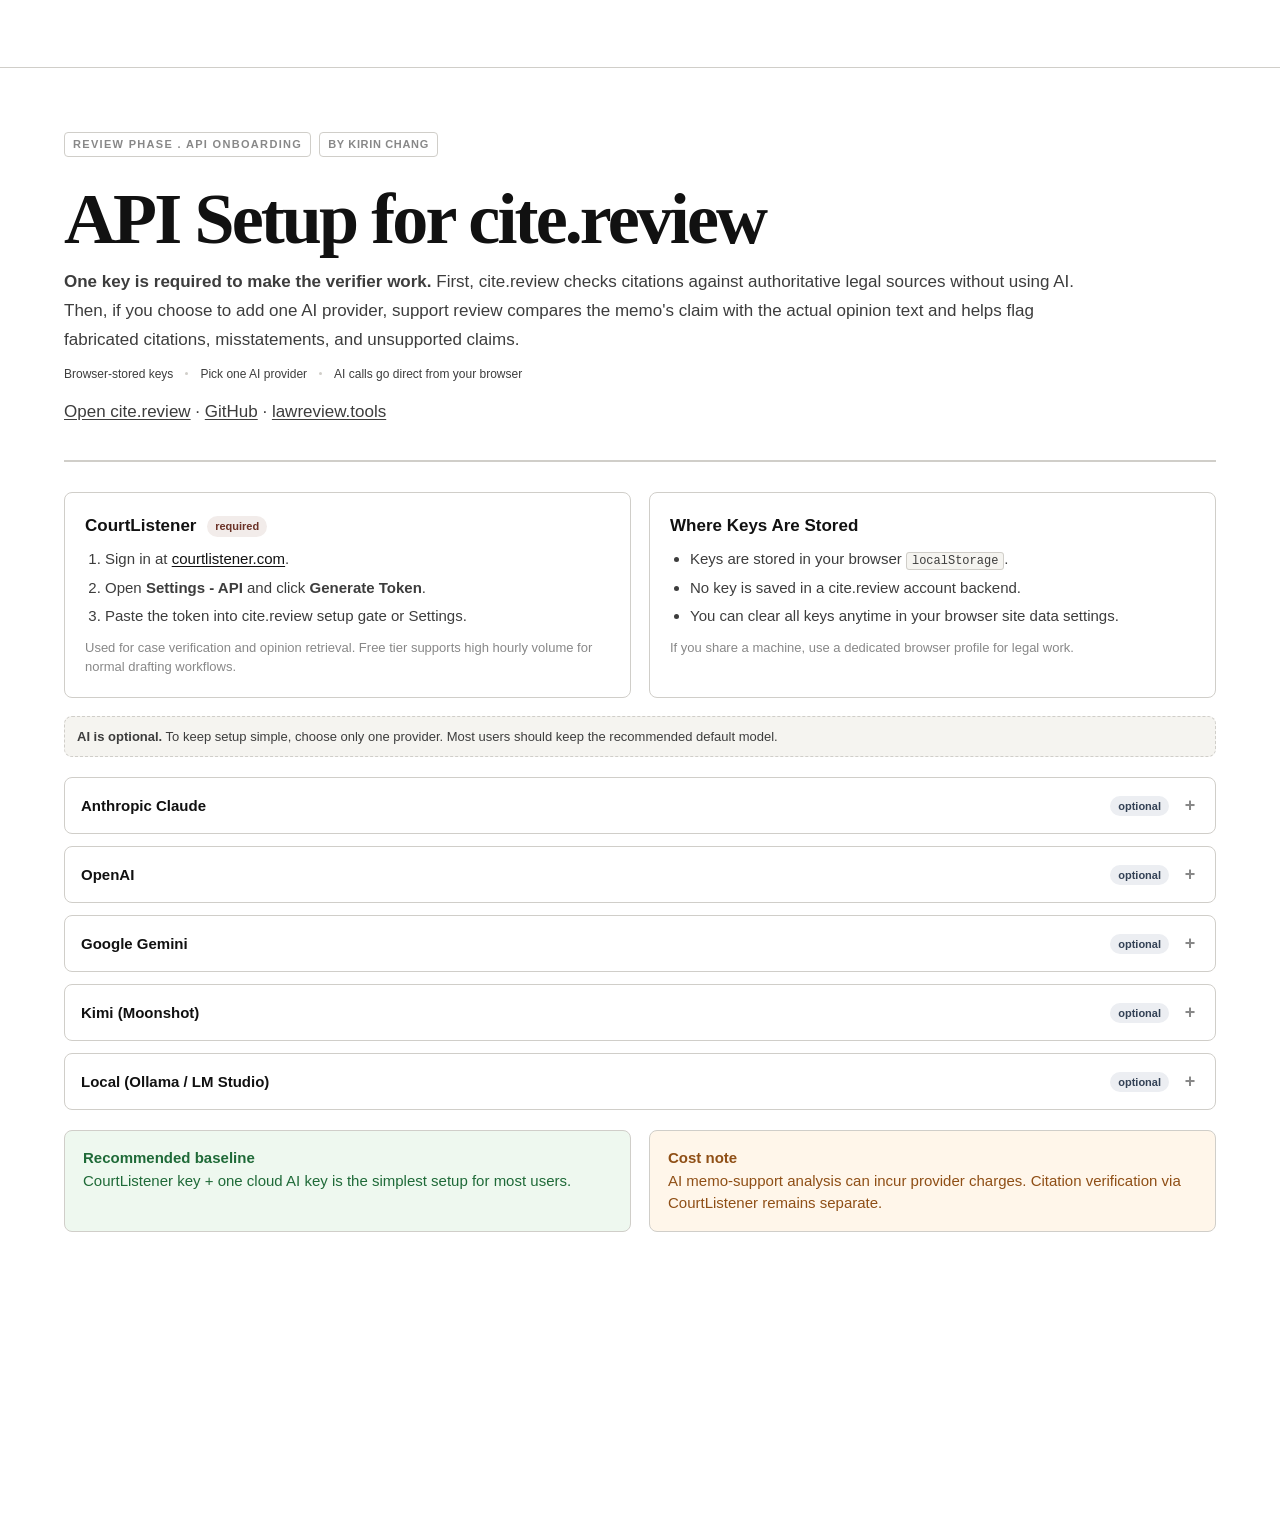
<file: api-setup.html>
<!doctype html>
<html lang="en">
<head>
<meta charset="UTF-8">
<meta name="viewport" content="width=device-width, initial-scale=1.0">
<title>cite.review API Setup Guide — How to Get Your Free Keys</title>
<meta name="description" content="Step-by-step guide to set up cite.review. Get a free CourtListener API key and optionally add one AI provider. No payment required. Takes under five minutes.">
<link rel="canonical" href="https://cite.review/api-setup.html">
<!-- Favicon: § symbol, white on black -->
<link rel="icon" type="image/svg+xml" href="./favicon.svg">
<!-- Open Graph -->
<meta property="og:type" content="website">
<meta property="og:url" content="https://cite.review/api-setup.html">
<meta property="og:site_name" content="cite.review">
<meta property="og:title" content="cite.review API Setup Guide — How to Get Your Free Keys">
<meta property="og:description" content="Step-by-step guide to set up cite.review. Get a free CourtListener API key and optionally add one AI provider. No payment required.">
<meta property="og:image" content="https://cite.review/og-image.png">
<meta property="og:image:width" content="1200">
<meta property="og:image:height" content="630">
<meta property="og:image:alt" content="cite.review — Citation Verification for Lawyers">
<!-- Twitter / X Card -->
<meta name="twitter:card" content="summary_large_image">
<meta name="twitter:title" content="cite.review API Setup Guide">
<meta name="twitter:description" content="Step-by-step guide to set up cite.review. Free CourtListener key required. AI optional.">
<meta name="twitter:image" content="https://cite.review/og-image.png">
<meta http-equiv="Content-Security-Policy" content="default-src 'self'; base-uri 'self'; frame-ancestors 'none'; form-action 'self'; script-src 'self' 'unsafe-inline' 'unsafe-eval' https://esm.sh https://www.googletagmanager.com; style-src 'self' 'unsafe-inline' https://fonts.googleapis.com; font-src 'self' https://fonts.gstatic.com data:; img-src 'self' data: blob: https:; connect-src 'self' https://www.courtlistener.com https://api.anthropic.com https://api.openai.com https://generativelanguage.googleapis.com https://api.moonshot.cn https://www.google-analytics.com https://region1.google-analytics.com https://www.googletagmanager.com http://localhost:* http://127.0.0.1:*; worker-src 'self' blob:; object-src 'none';">
<link rel="preconnect" href="https://fonts.googleapis.com">
<link rel="preconnect" href="https://fonts.gstatic.com" crossorigin>
<link href="https://fonts.googleapis.com/css2?family=Source+Serif+4:opsz,wght@8..60,400;8..60,600&family=IBM+Plex+Sans:wght@300;400;500;600&family=JetBrains+Mono:wght@400;500&display=swap" rel="stylesheet">
<script src="./analytics.js"></script>
<style>
  :root {
    --bg: #ffffff;
    --bg-alt: #f5f4f0;
    --bg-card: #ffffff;
    --text: #111111;
    --text-muted: #3d3d3d;
    --text-subtle: #888888;
    --border: #d0cec9;
    --surface: #ffffff;
    --surface2: #f5f4f0;
    --text2: #3d3d3d;
    --text-faint: #888888;
    --accent: #111111;
    --ok-bg: #eef8ef;
    --ok-text: #1f6a38;
    --warn-bg: #fff6ea;
    --warn-text: #8f4f16;
    --font-serif: 'Source Serif 4', Georgia, 'Times New Roman', serif;
    --font-sans: 'IBM Plex Sans', -apple-system, BlinkMacSystemFont, 'Segoe UI', sans-serif;
    --font-mono: 'JetBrains Mono', 'Fira Code', monospace;
    --radius: 8px;
  }

  [data-theme="dark"] {
    --bg: #111111;
    --bg-alt: #1a1a1a;
    --bg-card: #1e1e1e;
    --text: #eeeeee;
    --text-muted: #aaaaaa;
    --text-subtle: #777777;
    --border: #333333;
    --surface: #1e1e1e;
    --surface2: #1a1a1a;
    --text2: #aaaaaa;
    --text-faint: #777777;
    --accent: #eeeeee;
    --ok-bg: #12301f;
    --ok-text: #9ae6b4;
    --warn-bg: #2a1f14;
    --warn-text: #f7c88f;
  }

  html {
    scroll-behavior: smooth;
    -webkit-font-smoothing: antialiased;
    -moz-osx-font-smoothing: grayscale;
  }
  a { color: inherit; text-decoration: none; }
  .page-main { padding: 64px 0 120px; }

  .hero {
    position: relative;
    margin-bottom: 0;
  }
  .hero-kicker-row {
    display: flex;
    flex-wrap: wrap;
    align-items: center;
    gap: 8px;
    margin-bottom: 14px;
  }
  .hero-kicker {
    margin-bottom: 0;
  }
  .hero-kicker.byline-kicker a {
    color: inherit;
    text-decoration: none;
  }
  .hero-kicker.byline-kicker a:hover {
    text-decoration: underline;
    text-underline-offset: 2px;
  }
  .hero-header {
    display: flex;
    align-items: flex-start;
    justify-content: space-between;
    gap: 12px;
    margin-bottom: 14px;
  }
  .kicker {
    display: inline-block;
    font-size: 11px;
    font-weight: 600;
    font-family: var(--font-sans);
    letter-spacing: 0.12em;
    text-transform: uppercase;
    color: var(--text-subtle);
    border: 1px solid var(--border);
    border-radius: 4px;
    padding: 3px 8px;
    margin-bottom: 14px;
  }
  .hero-kicker.byline-kicker {
    letter-spacing: 0.06em;
    text-transform: none;
    font-weight: 600;
  }
  h1 {
    font-family: var(--font-serif);
    font-size: clamp(40px, 6vw, 72px);
    font-weight: 600;
    letter-spacing: -0.04em;
    line-height: 0.95;
    margin-bottom: 0;
  }
  .hero p { color: var(--text2); font-size: 17px; max-width: 1040px; line-height: 1.72; }
  .hero-links {
    margin-top: 8px;
    font-size: 13px;
    color: var(--text-muted);
    line-height: 1.6;
  }
  .hero-links a {
    color: var(--text-muted);
    text-decoration: underline;
    text-underline-offset: 2px;
  }
  .trust-signals {
    margin-top: 10px;
    padding: 0;
    list-style: none;
    display: flex;
    align-items: center;
    column-gap: 12px;
    row-gap: 4px;
    flex-wrap: wrap;
    font-size: 12px;
    color: var(--text-subtle);
  }
  .trust-signals li {
    display: inline-flex;
    align-items: center;
  }
  .trust-signals li + li::before {
    content: '';
    width: 3px;
    height: 3px;
    border-radius: 999px;
    background: var(--border);
    margin-right: 12px;
  }
  .grid {
    display: grid;
    grid-template-columns: 1fr 1fr;
    gap: 18px;
    margin-bottom: 18px;
  }
  .card {
    background: var(--surface);
    border: 1px solid var(--border);
    border-radius: 8px;
    padding: 20px;
  }
  .card h2 {
    font-size: 17px;
    margin-bottom: 10px;
  }
  .tag {
    display: inline-block;
    border-radius: 100px;
    padding: 2px 8px;
    font-size: 11px;
    margin-left: 6px;
    vertical-align: middle;
  }
  .required { background: #f2ecea; color: #6b3227; }
  .optional { background: #eceef2; color: #334155; }

  ol, ul { padding-left: 20px; }
  li { margin-bottom: 6px; color: var(--text-muted); }
  .card a, .provider a { color: var(--text); text-decoration: underline; text-underline-offset: 2px; }
  code {
    font-family: var(--font-mono);
    font-size: 12px;
    background: var(--bg-alt);
    border: 1px solid var(--border);
    border-radius: 3px;
    padding: 1px 5px;
  }

  .provider-list {
    display: grid;
    gap: 12px;
    margin-bottom: 20px;
  }
  .provider {
    background: var(--surface);
    border: 1px solid var(--border);
    border-radius: 8px;
    padding: 18px 20px;
  }
  .provider h3 { font-size: 16px; margin-bottom: 8px; }
  .provider-select-note {
    border: 1px dashed var(--border);
    border-radius: 8px;
    padding: 10px 12px;
    font-size: 13px;
    color: var(--text2);
    background: var(--surface2);
    margin-bottom: 8px;
  }
  .provider-accordion {
    border: 1px solid var(--border);
    border-radius: 8px;
    background: var(--surface);
    overflow: hidden;
  }
  .provider-accordion summary {
    list-style: none;
    cursor: pointer;
    display: grid;
    grid-template-columns: minmax(0, 1fr) auto auto;
    align-items: center;
    gap: 12px;
    padding: 14px 16px;
    font-size: 15px;
    font-weight: 600;
  }
  .provider-accordion summary::-webkit-details-marker { display: none; }
  .provider-accordion summary .tag {
    margin-left: 0;
  }
  .provider-accordion summary::after {
    content: '+';
    font-size: 18px;
    color: var(--text-subtle);
    width: 18px;
    text-align: center;
  }
  .provider-accordion[open] summary::after { content: '−'; }
  .provider-accordion .provider {
    border: none;
    border-top: 1px solid var(--border);
    border-radius: 0;
    margin: 0;
    padding-top: 14px;
  }
  .hint {
    font-size: 13px;
    color: var(--text-subtle);
    margin-top: 10px;
  }

  .notes {
    display: grid;
    grid-template-columns: 1fr 1fr;
    gap: 18px;
  }
  .note {
    border-radius: 8px;
    padding: 16px 18px;
    border: 1px solid var(--border);
  }
  .note.ok {
    background: var(--ok-bg);
    color: var(--ok-text);
  }
  .note.warn {
    background: var(--warn-bg);
    color: var(--warn-text);
  }

  @media (max-width: 640px) {
    .card, .provider, .note { padding: 16px; }
  }

  @media (max-width: 780px) {
    .grid, .notes { grid-template-columns: 1fr; }
  }
  @media (max-width: 600px) {
    .page-main { padding: 44px 0 84px; }
    .hero p { font-size: 15px; }
    .hero-kicker-row { gap: 6px; }
    .trust-signals { font-size: 11px; column-gap: 10px; }
    .trust-signals li + li::before { margin-right: 10px; }
  }
</style>
<link rel="stylesheet" href="./shared-shell.css">
</head>
<body>
<nav id="lrt-nav" aria-label="lawreview.tools"></nav>

<main class="page-main">
  <div class="container">
  <section class="hero">
    <div class="hero-kicker-row">
      <span class="kicker hero-kicker">Review Phase . API Onboarding</span>
      <span class="kicker hero-kicker byline-kicker"><a href="https://kirinchang.com/" target="_blank" rel="noopener">BY KIRIN CHANG</a></span>
    </div>
    <div class="hero-header">
      <h1>API Setup for cite.review</h1>
    </div>
    <p><strong>One key is required to make the verifier work.</strong> First, cite.review checks citations against authoritative legal sources without using AI. Then, if you choose to add one AI provider, support review compares the memo's claim with the actual opinion text and helps flag fabricated citations, misstatements, and unsupported claims.</p>
    <ul class="trust-signals" aria-label="Setup principles">
      <li>Browser-stored keys</li>
      <li>Pick one AI provider</li>
      <li>AI calls go direct from your browser</li>
    </ul>
    <p class="hero-links"><a href="./index.html">Open cite.review</a> · <a href="https://github.com/kirinccchang/citereview" target="_blank" rel="noopener">GitHub</a> · <a href="https://lawreview.tools/" target="_blank" rel="noopener">lawreview.tools</a></p>
  </section>

  <div class="section-divider"></div>

  <section class="grid">
    <article class="card">
      <h2>CourtListener <span class="tag required">required</span></h2>
      <ol>
        <li>Sign in at <a href="https://www.courtlistener.com/sign-in/" target="_blank" rel="noopener">courtlistener.com</a>.</li>
        <li>Open <strong>Settings - API</strong> and click <strong>Generate Token</strong>.</li>
        <li>Paste the token into cite.review setup gate or Settings.</li>
      </ol>
      <p class="hint">Used for case verification and opinion retrieval. Free tier supports high hourly volume for normal drafting workflows.</p>
    </article>

    <article class="card">
      <h2>Where Keys Are Stored</h2>
      <ul>
        <li>Keys are stored in your browser <code>localStorage</code>.</li>
        <li>No key is saved in a cite.review account backend.</li>
        <li>You can clear all keys anytime in your browser site data settings.</li>
      </ul>
      <p class="hint">If you share a machine, use a dedicated browser profile for legal work.</p>
    </article>
  </section>

  <section class="provider-list">
    <div class="provider-select-note"><strong>AI is optional.</strong> To keep setup simple, choose only one provider. Most users should keep the recommended default model.</div>

    <details class="provider-accordion">
      <summary><span>Anthropic Claude</span><span class="tag optional">optional</span></summary>
      <article class="provider">
        <ol>
          <li>Go to <a href="https://platform.claude.com/settings/keys" target="_blank" rel="noopener">platform.claude.com/settings/keys</a>.</li>
          <li>Create a new API key.</li>
          <li>Copy the key and paste it in Settings - AI Provider.</li>
          <li>Recommended default: <code>claude-haiku-4-5-20251001</code>.</li>
        </ol>
        <p class="hint">Recommended for most users: fast, strong, and simple.</p>
      </article>
    </details>

    <details class="provider-accordion">
      <summary><span>OpenAI</span><span class="tag optional">optional</span></summary>
      <article class="provider">
        <ol>
          <li>Go to <a href="https://platform.openai.com/api-keys" target="_blank" rel="noopener">platform.openai.com/api-keys</a>.</li>
          <li>Click <strong>Create new secret key</strong>.</li>
          <li>Copy the key and paste it in Settings - AI Provider.</li>
          <li>Recommended default: <code>gpt-4.1-mini</code>.</li>
        </ol>
        <p class="hint">Simple choice for most users. Switch to a stronger model only if you want to trade speed and cost for more headroom.</p>
      </article>
    </details>

    <details class="provider-accordion">
      <summary><span>Google Gemini</span><span class="tag optional">optional</span></summary>
      <article class="provider">
        <ol>
          <li>Go to <a href="https://aistudio.google.com/app/apikey" target="_blank" rel="noopener">aistudio.google.com/app/apikey</a>.</li>
          <li>Click <strong>Get API key</strong> and create a key.</li>
          <li>Copy the key and paste it in Settings - AI Provider.</li>
          <li>Recommended default: <code>gemini-2.5-flash</code>.</li>
        </ol>
        <p class="hint">Gemini 2.0 Flash is deprecated. For this tool, keep 2.5 Flash unless you specifically want the stronger 2.5 Pro model.</p>
      </article>
    </details>

    <details class="provider-accordion">
      <summary><span>Kimi (Moonshot)</span><span class="tag optional">optional</span></summary>
      <article class="provider">
        <ol>
          <li>Go to <a href="https://platform.kimi.com/console/api-keys" target="_blank" rel="noopener">platform.kimi.com/console/api-keys</a>.</li>
          <li>Create an API key.</li>
          <li>Copy the key and paste it in Settings - AI Provider.</li>
          <li>Recommended default: <code>kimi-k2.6</code>.</li>
        </ol>
        <p class="hint">Kimi's current platform highlights the K2 family. Keep K2.6 unless you specifically prefer K2.5.</p>
      </article>
    </details>

    <details class="provider-accordion">
      <summary><span>Local (Ollama / LM Studio)</span><span class="tag optional">optional</span></summary>
      <article class="provider">
        <div style="background:#fff3cd;border:1px solid #f0ad4e;border-radius:6px;padding:10px 14px;font-size:13px;line-height:1.55;color:#7a4f00;margin-bottom:16px">
          <strong>⚠️ Model quality matters enormously for legal work.</strong><br>
          Small models that fit on a standard MacBook Air (≤16 GB RAM, 3B–7B parameters) perform <em>very poorly</em> at legal citation analysis — expect frequent hallucinations and missed errors. For reliable results you need ≥32B parameters, which require high-end workstation hardware. If you don't have that hardware, use a cloud provider instead.
        </div>
        <p style="font-size:13.5px;font-weight:600;margin-bottom:10px">Option A — LM Studio <span style="font-weight:400;color:var(--text-subtle)">(recommended for Mac)</span></p>
        <ol>
          <li>Download <a href="https://lmstudio.ai" target="_blank" rel="noopener">LM Studio</a> and open it.</li>
          <li>Click the search icon and download your model:<br>
            <span style="font-size:12px;color:var(--text-subtle)">
              • <strong>8 GB RAM:</strong> <code>qwen2.5-3b-instruct-mlx</code> or <code>llama-3.2-3b-instruct-mlx</code> (~2 GB)<br>
              • <strong>16 GB RAM:</strong> <code>gemma-4-e4b-it-mlx</code> or <code>qwen3-14b-mlx</code><br>
              Download the MLX version (Apple Silicon only — 2–3× faster than Ollama)
            </span>
          </li>
          <li>In the left sidebar, click <strong>Developer</strong> → toggle <strong>Enable local server</strong> on.</li>
          <li>Note the server address (usually <code>http://127.0.0.1:1234/v1</code>).</li>
          <li>In cite.review Settings: set <strong>Base URL</strong> to <code>http://127.0.0.1:1234/v1</code>, leave API Key blank.</li>
          <li>Set <strong>Model name</strong> to the exact identifier shown in LM Studio's server tab (e.g. <code>qwen2.5-3b-instruct-mlx</code>).</li>
        </ol>
        <p style="font-size:13.5px;font-weight:600;margin:14px 0 10px">Option B — Ollama <span style="font-weight:400;color:var(--text-subtle)">(Windows / Linux / Mac)</span></p>
        <ol>
          <li>Download <a href="https://ollama.com" target="_blank" rel="noopener">Ollama</a> and install it.</li>
          <li>Open Terminal and pull your model:<br>
            <span style="font-size:12px;color:var(--text-subtle)">
              • <strong>8 GB RAM:</strong> <code>ollama pull gemma4:e4b</code><br>
              • <strong>16 GB RAM:</strong> <code>ollama pull qwen3:14b</code>
            </span>
          </li>
          <li>Ollama starts automatically — no API key needed.</li>
          <li>In cite.review Settings: set <strong>Base URL</strong> to <code>http://localhost:11434/v1</code>, leave API Key blank.</li>
          <li>Set <strong>Model name</strong> to the name you pulled (e.g. <code>qwen3:14b</code>).</li>
        </ol>
        <p class="hint">Even with a large model, local inference is slower than cloud providers and results may vary. For production legal work, a cloud provider is more reliable.</p>
      </article>
    </details>
  </section>

  <section class="notes">
    <div class="note ok">
      <strong>Recommended baseline</strong><br>
      CourtListener key + one cloud AI key is the simplest setup for most users.
    </div>
    <div class="note warn">
      <strong>Cost note</strong><br>
      AI memo-support analysis can incur provider charges. Citation verification via CourtListener remains separate.
    </div>
  </section>
  </div>
</main>

<section id="lrt-author" class="author-section" aria-label="Built by Kirin Chang"></section>

<footer id="lrt-footer" class="footer"></footer>

<div class="toast" id="toast"></div>

<script type="module">
import { createAuthBar, mountSharedAuthor, mountSharedFooter, mountSharedNav } from './shared-nav.js';
import Alpine from 'https://esm.sh/alpinejs@3.14.1';

function getAISettings() {
  try { return JSON.parse(localStorage.getItem('citereview_ai') || '{}'); }
  catch { return {}; }
}

function saveAISettings(settings) {
  localStorage.setItem('citereview_ai', JSON.stringify(settings));
}

function showToast(message) {
  const toast = document.getElementById('toast');
  if (!toast) return;
  toast.textContent = message;
  toast.classList.add('show');
  setTimeout(() => toast.classList.remove('show'), 3200);
}

window.authBar = createAuthBar({ getAISettings, saveAISettings, showToast });
mountSharedNav({ currentPage: 'api' });
mountSharedAuthor();
mountSharedFooter();
window.Alpine = Alpine;
Alpine.start();

const nav = document.getElementById('lrt-nav');
function syncNav() {
  if (!nav) return;
  nav.classList.toggle('lrt-scrolled', window.scrollY > 6);
}
window.addEventListener('scroll', syncNav, { passive: true });
syncNav();
</script>
</body>
</html>
</file>
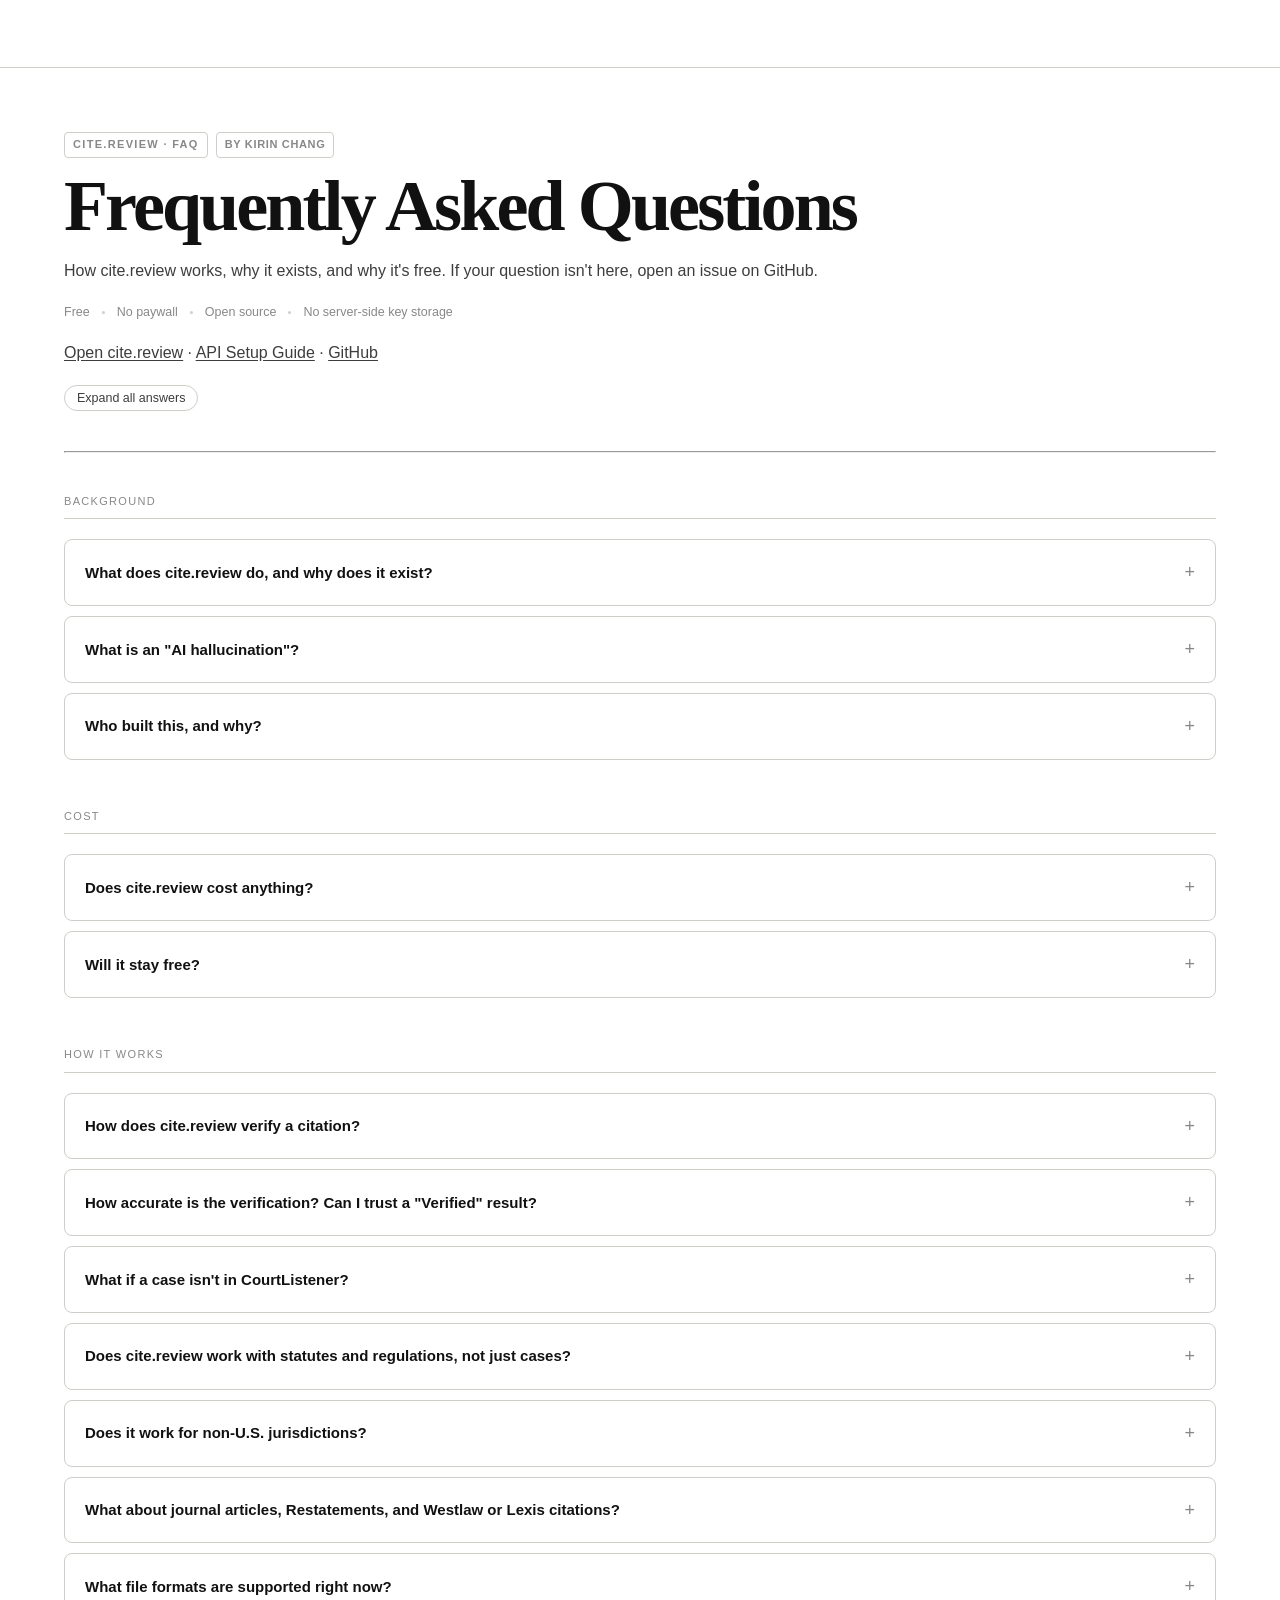
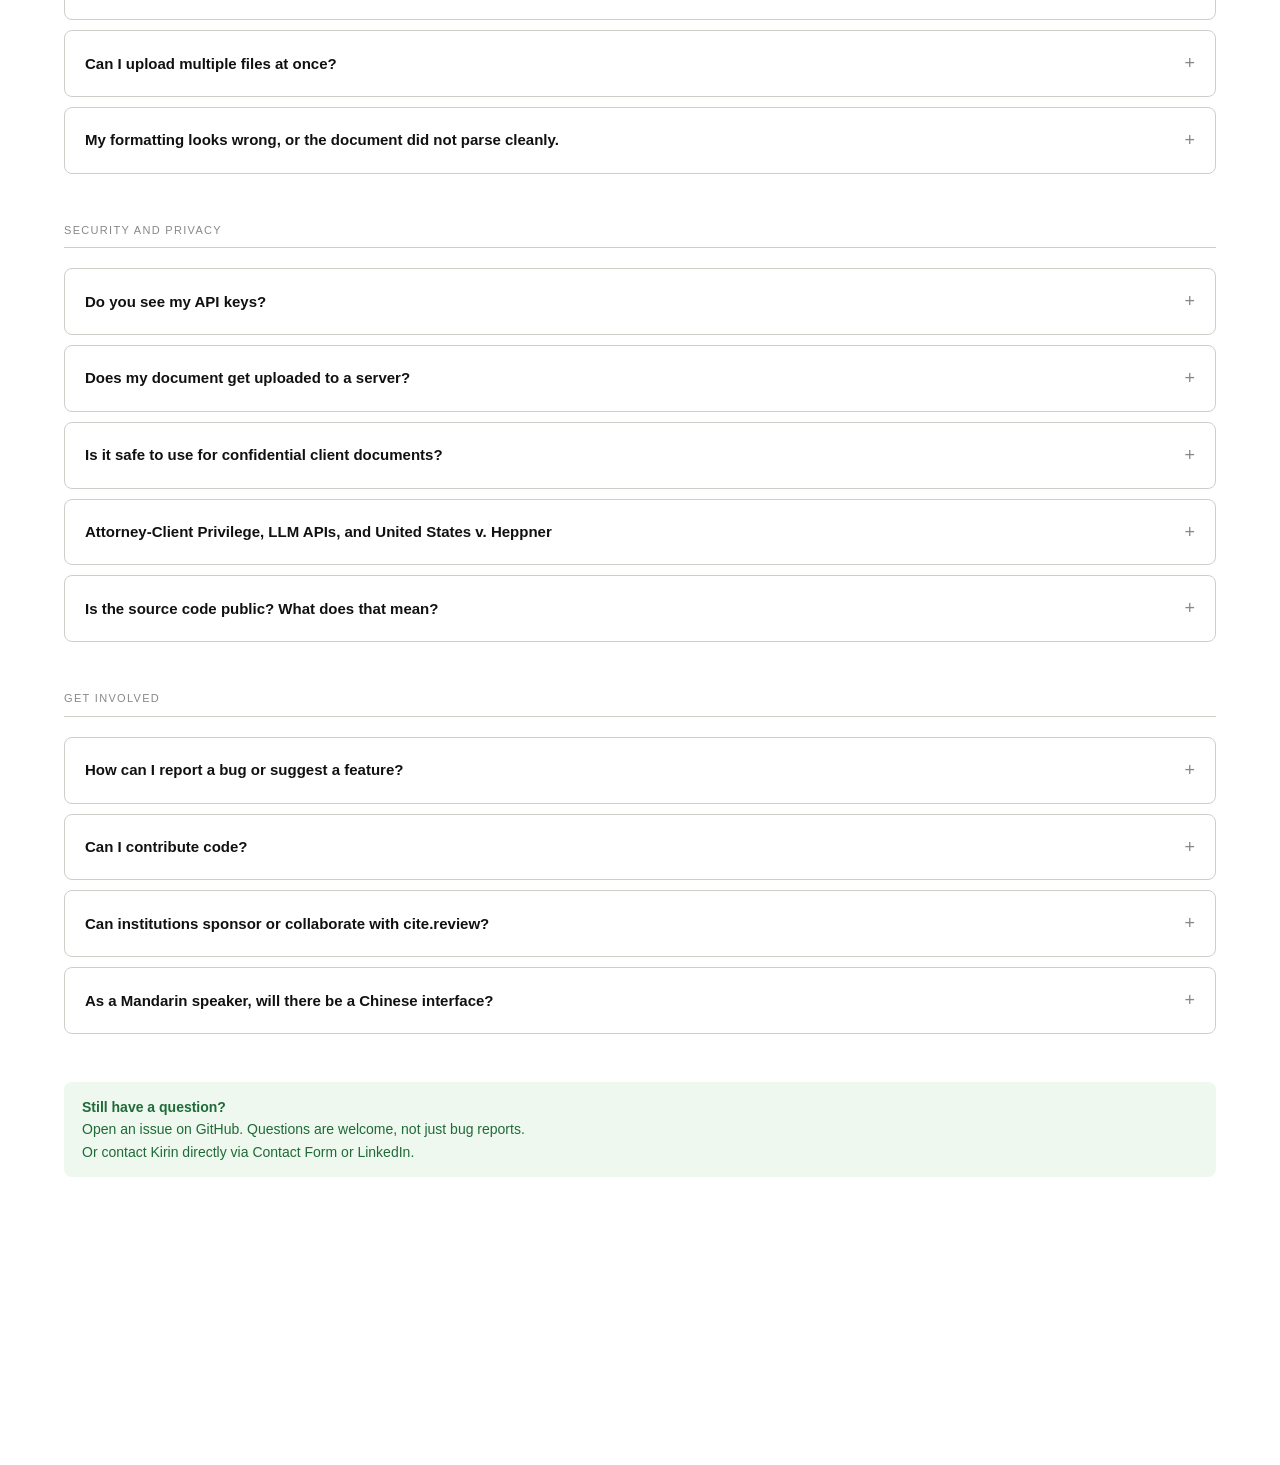
<file: faq.html>
<!doctype html>
<html lang="en">
<head>
<meta charset="UTF-8">
<meta name="viewport" content="width=device-width, initial-scale=1.0">
<title>cite.review FAQ — Frequently Asked Questions</title>
<meta name="description" content="Frequently asked questions about cite.review: how it works, why it exists, who built it, whether it's safe to use, and why it's completely free.">
<link rel="canonical" href="https://cite.review/faq.html">
<!-- Favicon: § symbol, white on black -->
<link rel="icon" type="image/svg+xml" href="./favicon.svg">
<!-- Open Graph -->
<meta property="og:type" content="website">
<meta property="og:url" content="https://cite.review/faq.html">
<meta property="og:site_name" content="cite.review">
<meta property="og:title" content="cite.review FAQ — Frequently Asked Questions">
<meta property="og:description" content="How does cite.review work? Is it safe? Does it cost anything? Why was it built? All the answers.">
<meta property="og:image" content="https://cite.review/og-image.png">
<meta property="og:image:width" content="1200">
<meta property="og:image:height" content="630">
<meta property="og:image:alt" content="cite.review — Citation Verification for Lawyers">
<!-- Twitter / X Card -->
<meta name="twitter:card" content="summary_large_image">
<meta name="twitter:title" content="cite.review FAQ">
<meta name="twitter:description" content="How does cite.review work? Is it safe? Does it cost anything?">
<meta name="twitter:image" content="https://cite.review/og-image.png">
<meta http-equiv="Content-Security-Policy" content="default-src 'self'; base-uri 'self'; frame-ancestors 'none'; form-action 'self'; script-src 'self' 'unsafe-inline' 'unsafe-eval' https://esm.sh https://www.googletagmanager.com; style-src 'self' 'unsafe-inline' https://fonts.googleapis.com; font-src 'self' https://fonts.gstatic.com data:; img-src 'self' data: blob: https:; connect-src 'self' https://www.courtlistener.com https://api.anthropic.com https://api.openai.com https://generativelanguage.googleapis.com https://api.moonshot.cn https://www.google-analytics.com https://region1.google-analytics.com https://www.googletagmanager.com http://localhost:* http://127.0.0.1:*; worker-src 'self' blob:; object-src 'none';">
<!-- Structured data: FAQ -->
<script src="./analytics.js"></script>
<script type="application/ld+json">
{"@context":"https://schema.org","@type":"FAQPage","mainEntity":[{"@type":"Question","name":"What does cite.review do, and why does it exist?","acceptedAnswer":{"@type":"Answer","text":"cite.review catches AI-hallucinated legal citations before they reach a court. It checks whether cited authorities actually exist and whether they support the propositions in your draft. In 2023, lawyers in Mata v. Avianca were sanctioned for filing AI-generated citations to nonexistent cases. In April 2026, Sullivan & Cromwell apologized to a federal bankruptcy court for the same problem. cite.review is the free, open-source response."}},{"@type":"Question","name":"Is it free?","acceptedAnswer":{"@type":"Answer","text":"Yes. cite.review has no business model and no plans to build one. The real cost includes development time, AI token spend during iteration, and ongoing domain/infrastructure expenses, currently absorbed by Kirin Chang to keep the tool free. Institutional sponsorship or collaboration remains welcome. The only direct usage cost to users is optional AI provider fees for Step 2, paid to that provider, not to cite.review."}},{"@type":"Question","name":"Do you see my API keys or documents?","acceptedAnswer":{"@type":"Answer","text":"No. Your keys are stored only in your browser's localStorage and are never transmitted to cite.review's servers. AI provider calls go directly from your browser to the AI company. The source code is public and auditable."}},{"@type":"Question","name":"What is an AI hallucination?","acceptedAnswer":{"@type":"Answer","text":"An AI hallucination is when an AI generates information that sounds plausible and is stated confidently, but is factually wrong or entirely fabricated. In legal work, this includes inventing case names, citation formats, courts, dates, and even the substance of a case's holding."}},{"@type":"Question","name":"Does it work for non-U.S. jurisdictions?","acceptedAnswer":{"@type":"Answer","text":"Document parsing can still extract text from non-U.S. documents if the file is readable. But citation verification currently focuses on U.S. materials only, including U.S. case law through CourtListener and U.S. statutes and federal materials through Cornell LII and GovInfo."}},{"@type":"Question","name":"What file formats are supported right now?","acceptedAnswer":{"@type":"Answer","text":"cite.review supports .docx and .pdf file uploads, plus .txt, .md (Markdown), and .html as text-first sources. You can also paste plain text directly."}},{"@type":"Question","name":"What about journal articles, Restatements, and Westlaw or Lexis citations?","acceptedAnswer":{"@type":"Answer","text":"cite.review recognizes law review and journal citations, Restatement citations, and Westlaw or Lexis citation strings. For each, it provides pre-filled Google Scholar or Westlaw search links so you can verify them manually with one click. It resolves journal reporter abbreviations to full journal names, links Restatement citations to pre-filled Westlaw secondary-source searches, and generates Westlaw and Google Scholar query links from citation text in your memo. Content verification remains a manual step. cite.review handles the search construction."}},{"@type":"Question","name":"Attorney-Client Privilege, LLM APIs, and United States v. Heppner","acceptedAnswer":{"@type":"Answer","text":"United States v. Heppner rejected privilege claims around consumer AI chats. cite.review uses a narrower workflow: Step 1 sends citation checks to legal databases, while Step 2 sends citation-adjacent memo excerpts and opinion text directly from your browser to your chosen AI provider. That architecture supports a stronger confidentiality argument than public chatbot use, but privilege remains fact-specific and depends on provider terms, firm policy, and jurisdiction."}}]}
</script>
<link rel="stylesheet" href="./shared-shell.css">
<link rel="preconnect" href="https://fonts.googleapis.com">
<link rel="preconnect" href="https://fonts.gstatic.com" crossorigin>
<link href="https://fonts.googleapis.com/css2?family=Source+Serif+4:opsz,wght@8..60,400;8..60,600&family=IBM+Plex+Sans:wght@300;400;500;600&family=JetBrains+Mono:wght@400;500&display=swap" rel="stylesheet">
<style>
  :root {
    --bg: #ffffff;
    --bg-alt: #f5f4f0;
    --bg-card: #ffffff;
    --text: #111111;
    --text-muted: #3d3d3d;
    --text-subtle: #888888;
    --border: #d0cec9;
    --surface: #ffffff;
    --surface2: #f5f4f0;
    --text2: #3d3d3d;
    --text-faint: #888888;
    --accent: #111111;
    --ok-bg: #eef8ef;
    --ok-text: #1f6a38;
    --warn-bg: #fff6ea;
    --warn-text: #8f4f16;
    --font-serif: 'Source Serif 4', Georgia, 'Times New Roman', serif;
    --font-sans: 'IBM Plex Sans', -apple-system, BlinkMacSystemFont, 'Segoe UI', sans-serif;
    --font-mono: 'JetBrains Mono', 'Fira Code', monospace;
    --radius: 8px;
  }
  [data-theme="dark"] {
    --bg: #111111;
    --bg-alt: #1a1a1a;
    --bg-card: #1e1e1e;
    --text: #eeeeee;
    --text-muted: #aaaaaa;
    --text-subtle: #777777;
    --border: #333333;
    --surface: #1e1e1e;
    --surface2: #1a1a1a;
    --text2: #aaaaaa;
    --text-faint: #777777;
    --accent: #eeeeee;
    --ok-bg: #12301f;
    --ok-text: #9ae6b4;
    --warn-bg: #2a1f14;
    --warn-text: #f7c88f;
  }
  html { scroll-behavior: smooth; -webkit-font-smoothing: antialiased; }
  *, *::before, *::after { box-sizing: border-box; margin: 0; padding: 0; }
  body {
    font-family: var(--font-sans);
    background: var(--bg);
    color: var(--text);
    font-size: 15px;
    line-height: 1.6;
    transition: background 0.2s, color 0.2s;
  }
  a { color: inherit; text-decoration: none; }
  a:hover { text-decoration: underline; }
  .faq-container { width: 100%; }
  .page-main { padding: 64px 0 120px; }

  /* Hero */
  .hero { margin-bottom: 0; }
  .hero-kicker-row {
    display: flex;
    flex-wrap: wrap;
    align-items: center;
    gap: 8px;
    margin-bottom: 14px;
  }
  .kicker {
    display: inline-block;
    font-size: 11px;
    font-weight: 600;
    letter-spacing: 0.12em;
    text-transform: uppercase;
    color: var(--text-subtle);
    border: 1px solid var(--border);
    border-radius: 4px;
    padding: 3px 8px;
    margin-bottom: 0;
    font-family: var(--font-sans);
  }
  .kicker.byline-kicker {
    letter-spacing: 0.06em;
    text-transform: none;
    font-weight: 600;
  }
  .kicker.byline-kicker a {
    color: inherit;
    text-decoration: none;
  }
  .kicker.byline-kicker a:hover {
    text-decoration: underline;
    text-underline-offset: 2px;
  }
  .hero h1 {
    font-family: var(--font-serif);
    font-size: clamp(40px, 6vw, 72px);
    font-weight: 600;
    line-height: 0.95;
    letter-spacing: -0.04em;
    margin-bottom: 0;
    color: var(--text);
  }
  .hero p {
    font-size: 16px;
    color: var(--text-muted);
    max-width: 760px;
    margin-top: 18px;
    margin-bottom: 18px;
    line-height: 1.65;
  }
  .trust-signals {
    margin: 0 0 18px;
    padding: 0;
    list-style: none;
    display: flex;
    flex-wrap: wrap;
    align-items: center;
    column-gap: 12px;
    row-gap: 4px;
    font-size: 12.5px;
    color: var(--text-subtle);
  }
  .trust-signals li {
    display: inline-flex;
    align-items: center;
  }
  .trust-signals li + li::before {
    content: '';
    width: 3px;
    height: 3px;
    border-radius: 999px;
    background: var(--border);
    margin-right: 12px;
  }
  .hero-links { font-size: 13.5px; color: var(--text-subtle); }
  .hero-links a { color: var(--text-muted); text-decoration: underline; text-underline-offset: 2px; }
  .hero-links a:hover { color: var(--text); }
  .faq-toolbar {
    margin-top: 12px;
    display: flex;
    align-items: center;
    gap: 8px;
    flex-wrap: wrap;
  }
  .faq-toolbar-btn {
    font-family: var(--font-sans);
    font-size: 12.5px;
    color: var(--text-muted);
    background: var(--surface);
    border: 1px solid var(--border);
    border-radius: 999px;
    padding: 5px 12px;
    cursor: pointer;
  }
  .faq-toolbar-btn:hover {
    background: var(--surface2);
    color: var(--text);
  }
  .back-to-top {
    position: fixed;
    right: 18px;
    bottom: 18px;
    z-index: 40;
    font-family: var(--font-sans);
    font-size: 12px;
    letter-spacing: 0.04em;
    text-transform: uppercase;
    color: var(--text-muted);
    background: var(--surface);
    border: 1px solid var(--border);
    border-radius: 999px;
    padding: 7px 12px;
    cursor: pointer;
    box-shadow: 0 6px 20px rgba(0, 0, 0, 0.08);
  }
  .back-to-top:hover {
    background: var(--surface2);
    color: var(--text);
  }
  .back-to-top.hidden {
    opacity: 0;
    pointer-events: none;
    transform: translateY(6px);
  }

  /* Divider */
  .section-divider { margin: 40px 0; }

  /* FAQ items */
  .faq-section { margin-bottom: 48px; }
  .faq-section-title {
    font-family: var(--font-sans);
    font-size: 11px;
    letter-spacing: 0.12em;
    text-transform: uppercase;
    color: var(--text-subtle);
    margin-bottom: 20px;
    padding-bottom: 8px;
    border-bottom: 1px solid var(--border);
  }
  .faq-item {
    border: 1px solid var(--border);
    border-radius: var(--radius);
    margin-bottom: 10px;
    background: var(--bg-card);
    width: 100%;
    min-width: 0;
  }
  .faq-item summary {
    cursor: pointer;
    list-style: none;
    padding: 18px 20px;
    font-weight: 600;
    font-size: 15px;
    color: var(--text);
    display: flex;
    justify-content: space-between;
    align-items: center;
    gap: 12px;
    user-select: none;
    width: 100%;
    min-width: 0;
    overflow-wrap: anywhere;
    word-break: normal;
  }
  .faq-item summary::-webkit-details-marker { display: none; }
  .faq-item summary::after {
    content: '+';
    font-size: 18px;
    font-weight: 300;
    color: var(--text-subtle);
    flex-shrink: 0;
    transition: transform 0.2s;
  }
  .faq-item[open] summary::after {
    transform: rotate(45deg);
  }
  .faq-item summary:hover { background: var(--surface2); border-radius: var(--radius); }
  .faq-body {
    padding: 0 20px 20px;
    font-size: 15.5px;
    line-height: 1.7;
    color: var(--text-muted);
    overflow-wrap: anywhere;
  }
  .faq-body p { margin-bottom: 12px; }
  .faq-body p:last-child { margin-bottom: 0; }
  .faq-body ul, .faq-body ol { margin: 8px 0 12px 20px; }
  .faq-body li { margin-bottom: 6px; }
  .faq-body a {
    color: var(--accent);
    text-decoration: underline;
    text-underline-offset: 2px;
    overflow-wrap: anywhere;
    word-break: break-word;
  }
  .faq-body code {
    font-family: var(--font-mono);
    font-size: 12.5px;
    background: var(--surface2);
    border: 1px solid var(--border);
    border-radius: 4px;
    padding: 1px 5px;
  }
  .faq-body strong { color: var(--text); }

  /* Note box */
  .note-box {
    border-radius: var(--radius);
    padding: 14px 18px;
    font-size: 14px;
    line-height: 1.6;
    margin-top: 32px;
  }
  .note-box.ok { background: var(--ok-bg); color: var(--ok-text); }
  .note-box.warn { background: var(--warn-bg); color: var(--warn-text); }

  /* Shared shell overrides */
  .author-section, .footer { font-family: var(--font-sans); }

  @media (max-width: 600px) {
    .page-main { padding: 40px 0 80px; }
    .hero-kicker-row { gap: 6px; }
    .trust-signals { font-size: 11px; column-gap: 10px; }
    .trust-signals li + li::before { margin-right: 10px; }
  }

  @media (max-width: 420px) {
    .faq-item summary {
      padding: 16px 14px;
      font-size: 14px;
      line-height: 1.45;
      gap: 8px;
    }
    .faq-body {
      padding: 0 14px 16px;
      font-size: 14.5px;
      line-height: 1.65;
    }
  }
</style>
</head>
<body>
<nav id="lrt-nav" aria-label="lawreview.tools"></nav>

<main class="page-main">
  <div class="container faq-container">

    <section class="hero">
      <div class="hero-kicker-row">
        <span class="kicker">cite.review · FAQ</span>
        <span class="kicker byline-kicker"><a href="https://kirinchang.com/" target="_blank" rel="noopener">BY KIRIN CHANG</a></span>
      </div>
      <h1>Frequently Asked Questions</h1>
      <p>How cite.review works, why it exists, and why it's free. If your question isn't here, <a href="https://github.com/kirinccchang/citereview/issues" target="_blank" rel="noopener">open an issue on GitHub</a>.</p>
      <ul class="trust-signals" aria-label="Product principles">
        <li>Free</li>
        <li>No paywall</li>
        <li>Open source</li>
        <li>No server-side key storage</li>
      </ul>
      <p class="hero-links">
        <a href="./index.html">Open cite.review</a> ·
        <a href="./api-setup.html">API Setup Guide</a> ·
        <a href="https://github.com/kirinccchang/citereview" target="_blank" rel="noopener">GitHub</a>
      </p>
      <div class="faq-toolbar" aria-label="FAQ display controls">
        <button type="button" id="faq-toggle-all" class="faq-toolbar-btn">Expand all answers</button>
      </div>
    </section>

    <hr class="section-divider">

    <!-- SECTION: WHY IT EXISTS -->
    <section class="faq-section">
      <p class="faq-section-title">Background</p>

      <details class="faq-item">
        <summary>What does cite.review do, and why does it exist?</summary>
        <div class="faq-body">
          <p>cite.review catches AI-hallucinated legal citations before they reach a court. It checks whether cited authorities actually exist and whether they support the propositions in your draft.</p>
          <p>In 2023, <a href="https://www.reuters.com/legal/new-york-lawyers-sanctioned-using-fake-chatgpt-cases-legal-brief-2023-06-22/" target="_blank" rel="noopener">lawyers in <em>Mata v. Avianca</em> were sanctioned</a> for filing AI-generated citations to nonexistent cases. In April 2026, <a href="https://www.reuters.com/legal/litigation/sullivan-cromwell-law-firm-apologizes-ai-hallucinations-court-filing-2026-04-21/" target="_blank" rel="noopener">Sullivan &amp; Cromwell apologized to a federal bankruptcy court</a> for the same problem.</p>
          <p>The core problem: when a tool is known to invent legal citations, submitting unverified output is not just carelessness. It is taking a known risk with what you represent to a court.</p>
          <p>This is also the argument in <a href="https://papers.ssrn.com/sol3/papers.cfm?abstract_id=6464098" target="_blank" rel="noopener"><em>Hallucinated Authority: AI Citations as Reckless Misrepresentation</em>, 115 Georgetown Law Journal (Online) (forthcoming 2026)</a>, by Kirin Chang (the person who built this site).</p>
          <p>cite.review is the practical response: free, open-source, and auditable. Similar tools exist, but most are paid and closed. The goal is to keep core citation verification accessible to everyone.</p>
        </div>
      </details>

      <details class="faq-item">
        <summary>What is an "AI hallucination"?</summary>
        <div class="faq-body">
          <p>An AI hallucination is when a model generates information that sounds plausible and confident, but is factually wrong or entirely invented.</p>
          <p>In legal work, this shows up as:</p>
          <ul>
            <li>Case names that look real but don't exist in any database</li>
            <li>Real case names with wrong reporters, page numbers, courts, or dates</li>
            <li>Real cases cited for propositions they don't actually stand for</li>
            <li>Quotations from opinions that were never written</li>
          </ul>
          <p>The last category is particularly dangerous: the case exists and survives a basic search, but the substance attributed to it is wrong. cite.review's Step 2 is designed specifically to catch this.</p>
        </div>
      </details>

      <details class="faq-item">
        <summary>Who built this, and why?</summary>
        <div class="faq-body">
          <p><a href="https://kirinchang.com" target="_blank" rel="noopener">Kirin Chang</a> built cite.review. He is a Research Fellow at the U.S.-Asia Law Institute at NYU School of Law, an Affiliate Research Fellow at Emory Law's AI &amp; the Future of Work initiative, and a member of the New York and Texas Bars.</p>
          <p>The reason: after lawyers were sanctioned and law firms apologized for AI-hallucinated citations, there was still no free, open-source tool to catch them. Most existing solutions were paid and closed. cite.review is the practical response. Kirin's forthcoming article in <a href="https://papers.ssrn.com/sol3/papers.cfm?abstract_id=6464098" target="_blank" rel="noopener"><em>Georgetown Law Journal (Online)</em></a> argues that submitting AI citations without verification can constitute reckless misrepresentation.</p>
          <p>cite.review is part of the broader <a href="https://lawreview.tools/" target="_blank" rel="noopener">lawreview.tools</a> suite of tools for legal-academic writing workflows. The source code is open so anyone can audit it, adapt it, or suggest improvements.</p>
        </div>
      </details>
    </section>
    <!-- SECTION: COST -->
    <section class="faq-section">
      <p class="faq-section-title">Cost</p>

      <details class="faq-item">
        <summary>Does cite.review cost anything?</summary>
        <div class="faq-body">
          <p><strong>cite.review is free. There is no subscription, no trial period, and no plans to charge users.</strong></p>
          <p>The legal databases cite.review uses (CourtListener, Cornell LII, and GovInfo) are all free public services. A CourtListener account is free to create and provides a generous API rate limit for normal legal work.</p>
          <p>The only cost you might incur is your AI provider's API fee if you use Step 2. This is charged by the AI company, not by cite.review. A typical support check costs a fraction of a cent per citation. If you use a local AI model, even that cost is zero.</p>
        </div>
      </details>

      <details class="faq-item">
        <summary>Will it stay free?</summary>
        <div class="faq-body">
          <p>Yes. cite.review has no business model and no plans to build one. It grew out of genuine frustration with a real problem in legal practice, not a product searching for a market.</p>
          <p>The real costs are significant: development time, repeated model testing, AI token spend, and ongoing domain/infrastructure expenses. <a href="https://kirinchang.com" target="_blank" rel="noopener">Kirin</a> has absorbed all of that personally to keep the tool free and available.</p>
          <p>If any law school library, court, firm, nonprofit, or other institution wants to sponsor this work or collaborate, that support is very welcome.</p>
          <p>The source code is licensed under AGPL-3.0, which requires any public deployment of a modified version to also release that version as open source. This keeps the tool in the commons and prevents someone from taking the code, adding a paywall, and competing with the free original.</p>
        </div>
      </details>
    </section>
    <!-- SECTION: HOW IT WORKS -->
    <section class="faq-section">
      <p class="faq-section-title">How it works</p>

      <details class="faq-item">
        <summary>How does cite.review verify a citation?</summary>
        <div class="faq-body">
          <p>cite.review runs each citation through Step 1: cross-referencing against three authoritative public databases:</p>
          <ul>
            <li><strong><a href="https://www.courtlistener.com/" target="_blank" rel="noopener">CourtListener</a></strong> (Free Law Project): federal and state case law. cite.review checks whether the case exists, whether the case name matches, and whether the reporter, volume, and page are consistent.</li>
            <li><strong><a href="https://www.law.cornell.edu/" target="_blank" rel="noopener">Cornell LII</a></strong>: U.S. Code and federal regulations.</li>
            <li><strong><a href="https://www.govinfo.gov/" target="_blank" rel="noopener">GovInfo</a></strong>: official U.S. government publications (Public Laws, Federal Register, CFR, etc.).</li>
          </ul>
          <p>A citation is marked <strong>Verified</strong> when it is found and all key fields match. It is marked <strong>Warning</strong> when something is found but some fields don't match. It is marked <strong>Not Found</strong> when no matching record can be located.</p>
          <p>Step 2 is optional: for verified cases, cite.review retrieves the actual opinion text and asks your chosen AI provider whether the case supports the proposition in your memo. This check runs from your browser directly to the AI company. cite.review is not in the middle.</p>
        </div>
      </details>

      <details class="faq-item">
        <summary>How accurate is the verification? Can I trust a "Verified" result?</summary>
        <div class="faq-body">
          <p><strong>Verified</strong> means the case was found in CourtListener's index and the case name, court, reporter, volume, and page all match. That is a strong signal the citation is real and correctly formed.</p>
          <p>What it does not mean:</p>
          <ul>
            <li>The case actually supports the proposition in your memo. A real case can still be cited for something it does not say. That is what Step 2 checks.</li>
            <li>The citation is perfect in every detail. CourtListener is very comprehensive, but it has gaps. A Verified result is reliable; it is not a substitute for reading the case.</li>
          </ul>
          <p>The two steps work together: Step 1 catches hallucinated citations (cases that do not exist), and Step 2 catches misused citations (real cases cited for the wrong proposition). Both matter.</p>
        </div>
      </details>

      <details class="faq-item">
        <summary>What if a case isn't in CourtListener?</summary>
        <div class="faq-body">
          <p>CourtListener's coverage is very broad. It indexes federal courts going back to the founding era and most major state courts. There are some gaps:</p>
          <ul>
            <li>Very recent decisions (published within the past few days) may not yet be indexed</li>
            <li>Some state trial court decisions are not in the database</li>
            <li>Non-U.S. jurisdictions are not covered</li>
          </ul>
          <p>If a case comes back <strong>Not Found</strong>, that does not necessarily mean it is fabricated. It may just be outside CourtListener's coverage. Independently verify those citations through Westlaw, Lexis, or the court's official website.</p>
          <p>A <strong>Verified</strong> result means the citation appeared in the database with matching fields. It is a strong signal, but it does not substitute for independent professional judgment.</p>
        </div>
      </details>

      <details class="faq-item">
        <summary>Does cite.review work with statutes and regulations, not just cases?</summary>
        <div class="faq-body">
          <p>Yes, with one caveat. cite.review verifies that a cited provision <em>exists</em> (e.g., that 42 U.S.C. § 1983 is a real provision at that location), not that the statutory text says what you claim it says.</p>
          <p>For statute and regulatory citations, cite.review uses Cornell LII for U.S. Code and Code of Federal Regulations citations, and GovInfo for Public Laws, the Federal Register, and other official government documents. The check confirms the referenced provision exists at the location the citation points to.</p>
          <p>It does <strong>not</strong> read the statutory text or check whether it supports your proposition. cite.review catches fabricated citation strings (like citing a code section that does not exist), but not a real provision cited for something it does not say. That remains a human review step.</p>
        </div>
      </details>

      <details class="faq-item">
        <summary>Does it work for non-U.S. jurisdictions?</summary>
        <div class="faq-body">
          <p>Document parsing can still extract text from non-U.S. documents if the file is readable. But citation verification currently focuses on U.S. materials only.</p>
          <p>Right now, cite.review verifies U.S. case law through CourtListener and U.S. statutes and federal materials through Cornell LII and GovInfo. It should not be treated as a general citation verifier for non-U.S. jurisdictions.</p>
        </div>
      </details>

      <details class="faq-item">
        <summary>What about journal articles, Restatements, and Westlaw or Lexis citations?</summary>
        <div class="faq-body">
          <p>cite.review recognizes these citation types and provides pre-filled search links for one-click manual verification. It cannot automatically verify their content.</p>
          <ul>
            <li><strong>Law review and journal articles</strong>: cite.review parses the Bluebook reporter abbreviation and resolves it to the full journal name (e.g., <em>57 SUFFOLK U. L. REV. 345</em> → Suffolk University Law Review). Each citation links to a pre-filled <a href="https://scholar.google.com/" target="_blank" rel="noopener">Google Scholar</a> query.</li>
            <li><strong>Restatement citations</strong>: detected automatically (e.g., <em>Restatement (Second) of Torts § 402A</em>) and linked to a pre-filled <a href="https://1.next.westlaw.com/" target="_blank" rel="noopener">Westlaw</a> secondary-sources search. Follow the link and confirm the section number.</li>
            <li><strong>Westlaw or Lexis citations</strong>: cite.review tries to match these against CourtListener. If found, it provides CourtListener, Westlaw, and Google Scholar links. If not, it generates pre-filled search links so you can verify with one click.</li>
          </ul>
          <p>For all of these, verification is one click: follow the link and confirm the source exists and says what you claim. cite.review builds the search; the substantive review is yours.</p>
        </div>
      </details>

      <details class="faq-item">
        <summary>What file formats are supported right now?</summary>
        <div class="faq-body">
          <p>cite.review supports <strong>.docx</strong> and <strong>.pdf</strong> file uploads, plus <strong>.txt</strong>, <strong>.md</strong> (Markdown), and <strong>.html</strong> as text-first sources. You can also paste plain text directly.</p>
          <p>DOCX usually gives the best results because the text structure is cleanest. PDF works well when it already contains selectable text. Scanned PDFs are slower and depend on OCR quality. TXT, Markdown, and HTML are processed locally with no OCR needed.</p>
        </div>
      </details>

      <details class="faq-item">
        <summary>Can I upload multiple files at once?</summary>
        <div class="faq-body">
          <p>Yes. The queue panel supports multiple files at once. Each file gets its own card with a per-file progress bar and Verify button. You can run files individually or click <strong>Run All Files</strong> to verify the whole queue in sequence.</p>
          <p>When you are done, <strong>Export ZIP</strong> downloads a single archive containing an HTML and CSV report for each file plus a combined master summary.</p>
        </div>
      </details>

      <details class="faq-item">
        <summary>My formatting looks wrong, or the document did not parse cleanly.</summary>
        <div class="faq-body">
          <p>If you have both versions, upload the original DOCX rather than the PDF. DOCX generally preserves structure better and produces cleaner citation extraction.</p>
          <p>Formatting issues usually come from PDFs, especially scanned PDFs, image-based exports, or documents flattened by e-filing systems. If the parse looks noisy, switch OCR mode for scanned PDFs or go back to the original word-processing file.</p>
        </div>
      </details>
    </section>

    <!-- SECTION: SECURITY & PRIVACY -->
    <section class="faq-section">
      <p class="faq-section-title">Security and privacy</p>

      <details class="faq-item">
        <summary>Do you see my API keys?</summary>
        <div class="faq-body">
          <p><strong>No.</strong> API keys are saved in your browser's <code>localStorage</code> and never sent to cite.review's servers.</p>
          <p>When you run Step 2, your browser makes the API request directly to the AI company. cite.review's server is not involved.</p>
          <p>The only information that passes through cite.review's proxy is CourtListener query content, not your document text or AI keys.</p>
          <p>You can verify this by reading the source code: <a href="https://github.com/kirinccchang/citereview" target="_blank" rel="noopener">github.com/kirinccchang/citereview</a>.</p>
        </div>
      </details>

      <details class="faq-item">
        <summary>Does my document get uploaded to a server?</summary>
        <div class="faq-body">
          <p>Your document is processed entirely in your browser. Nothing is uploaded.</p>
          <p>The only data that leaves your browser are individual citation strings sent to the legal databases (CourtListener, Cornell LII, GovInfo). These are plain citation strings, not your document's arguments, facts, or privileged content.</p>
          <p>If you use an AI provider for Step 2, the opinion text retrieved from CourtListener and the relevant excerpt from your memo are sent to your chosen AI provider according to that provider's privacy policy. cite.review does not receive or store this data.</p>
        </div>
      </details>

      <details class="faq-item">
        <summary>Is it safe to use for confidential client documents?</summary>
        <div class="faq-body">
          <p>Step 1 does not transmit document contents, only citation strings like "556 U.S. 662." This is unlikely to raise privilege concerns.</p>
          <p>Step 2 does send the relevant memo excerpt and the retrieved opinion text to your AI provider. Whether that is appropriate for confidential client work depends on your firm's policies and the provider's privacy terms. Review those before using Step 2 with client documents.</p>
          <p>If you use a local AI model (Ollama / LM Studio), Step 2 never leaves your machine at all.</p>
        </div>
      </details>

      <details class="faq-item">
        <summary>Attorney-Client Privilege, LLM APIs, and United States v. Heppner</summary>
        <div class="faq-body">
          <p><em>United States v. Heppner</em> is the SDNY case where the court rejected privilege/work-product protection for a defendant's Claude chats. The opinion focused on consumer-platform usage and confidentiality expectations under those terms.</p>
          <p>cite.review's architecture is narrower: Step 1 sends citation lookups to legal databases, and Step 2 sends only citation-adjacent memo excerpts plus opinion text from your browser directly to your selected AI provider. cite.review's worker does not proxy your AI prompts or store your AI keys.</p>
          <p>cite.review's setup is easier to characterize as a controlled legal-tech workflow than public chatbot use, but privilege is still fact-specific and depends on provider terms, firm policy, and jurisdiction. For the most conservative path, use Step 1 only or a local model for Step 2.</p>
        </div>
      </details>

      <details class="faq-item">
        <summary>Is the source code public? What does that mean?</summary>
        <div class="faq-body">
          <p>Yes. cite.review is open source, which means the full code is publicly available for anyone to read. You do not have to take our word for how it works.</p>
          <p>In practice, this means: if we say "your document never leaves your browser," you can open the code and confirm that is true. You are not relying on a privacy policy written by a lawyer to protect a business.</p>
          <p>The code is on GitHub: <a href="https://github.com/kirinccchang/citereview" target="_blank" rel="noopener">github.com/kirinccchang/citereview</a>. The frontend is a single HTML file. The backend worker is in <code>worker/index.js</code>.</p>
          <p>If you do not read code, that is fine. Paste the relevant file into any AI model and ask: "Does this send my document to a server?" or "Where does this send my API key?" The AI can read it for you. If you find something that does not match what is described here, please <a href="https://github.com/kirinccchang/citereview/issues" target="_blank" rel="noopener">open an issue</a>.</p>
        </div>
      </details>
    </section>

    <!-- SECTION: GET INVOLVED -->
    <section class="faq-section">
      <p class="faq-section-title">Get involved</p>

      <details class="faq-item">
        <summary>How can I report a bug or suggest a feature?</summary>
        <div class="faq-body">
          <p>Open an issue on GitHub: <a href="https://github.com/kirinccchang/citereview/issues" target="_blank" rel="noopener">github.com/kirinccchang/citereview/issues</a>.</p>
          <p>Useful things to include in a bug report: what citation you were verifying, what result you expected, and what result you got. If the issue is a citation that should have been verified but wasn't, include the full citation text.</p>
        </div>
      </details>

      <details class="faq-item">
        <summary>Can I contribute code?</summary>
        <div class="faq-body">
          <p>Yes. Pull requests are welcome. The codebase is Alpine.js + vanilla HTML/CSS/JS with a Cloudflare Worker backend. No build step required for the frontend.</p>
          <p>Before opening a large PR, it's worth opening an issue first to discuss the approach, so effort isn't wasted on something that won't be merged for design or architectural reasons.</p>
        </div>
      </details>

      <details class="faq-item">
        <summary>Can institutions sponsor or collaborate with cite.review?</summary>
        <div class="faq-body">
          <p>Yes. Sponsorship and collaboration are welcome, including from law school libraries, courts, law firms, bar associations, and nonprofit organizations.</p>
          <p>If you want to support maintenance, fund new features, or pilot an institutional workflow, please contact <a href="https://kirinchang.com/contact/" target="_blank" rel="noopener">Kirin Chang</a>. The goal is to keep core citation-risk protections public, auditable, and practically useful.</p>
        </div>
      </details>

      <details class="faq-item">
        <summary>As a Mandarin speaker, will there be a Chinese interface?</summary>
        <div class="faq-body">
          <p>The application itself is in English only. The README has a <a href="https://github.com/kirinccchang/citereview/blob/main/README.zh-TW.md" target="_blank" rel="noopener">Traditional Chinese translation</a>.</p>
          <p>If there is sufficient interest in a localized UI, that can be considered. Feel free to <a href="https://github.com/kirinccchang/citereview/issues" target="_blank" rel="noopener">open a feature request</a>.</p>
        </div>
      </details>
    </section>

    <div class="note-box ok">
      <strong>Still have a question?</strong><br>
      <a href="https://github.com/kirinccchang/citereview/issues" target="_blank" rel="noopener">Open an issue on GitHub</a>. Questions are welcome, not just bug reports.<br>
      Or contact Kirin directly via <a href="https://kirinchang.com/contact/" target="_blank" rel="noopener">Contact Form</a> or <a href="https://www.linkedin.com/in/kirinccchang/" target="_blank" rel="noopener">LinkedIn</a>.
    </div>

  </div>
</main>

<section id="lrt-author" class="author-section" aria-label="Built by Kirin Chang"></section>

<footer id="lrt-footer" class="footer"></footer>

<button type="button" id="faq-back-to-top" class="back-to-top hidden" aria-label="Back to top">Top ↑</button>

<div class="toast" id="toast"></div>

<script type="module">
import { createAuthBar, mountSharedAuthor, mountSharedFooter, mountSharedNav } from './shared-nav.js';
import Alpine from 'https://esm.sh/alpinejs@3.14.1';

function getAISettings() {
  try { return JSON.parse(localStorage.getItem('citereview_ai') || '{}'); } catch { return {}; }
}
function saveAISettings(settings) {
  localStorage.setItem('citereview_ai', JSON.stringify(settings));
}
function showToast(message) {
  const toast = document.getElementById('toast');
  if (!toast) return;
  toast.textContent = message;
  toast.classList.add('show');
  setTimeout(() => toast.classList.remove('show'), 3200);
}

window.authBar = createAuthBar({ getAISettings, saveAISettings, showToast });
mountSharedNav({ currentPage: 'faq' });
mountSharedAuthor();
mountSharedFooter();
window.Alpine = Alpine;
Alpine.start();

const toggleAllBtn = document.getElementById('faq-toggle-all');
const backToTopBtn = document.getElementById('faq-back-to-top');
const faqItems = () => Array.from(document.querySelectorAll('details.faq-item'));

function updateToggleLabel() {
  const items = faqItems();
  const allOpen = items.length > 0 && items.every(item => item.open);
  if (toggleAllBtn) toggleAllBtn.textContent = allOpen ? 'Collapse all answers' : 'Expand all answers';
}

toggleAllBtn?.addEventListener('click', () => {
  const items = faqItems();
  const allOpen = items.length > 0 && items.every(item => item.open);
  items.forEach(item => { item.open = !allOpen; });
  updateToggleLabel();
});

faqItems().forEach(item => {
  item.addEventListener('toggle', () => updateToggleLabel());
});

window.addEventListener('scroll', () => {
  if (!backToTopBtn) return;
  const show = window.scrollY > 540;
  backToTopBtn.classList.toggle('hidden', !show);
}, { passive: true });

backToTopBtn?.addEventListener('click', () => {
  window.scrollTo({ top: 0, behavior: 'smooth' });
});

updateToggleLabel();
</script>
</body>
</html>
</file>
<file: shared-shell.css>
* { box-sizing: border-box; margin: 0; padding: 0; }

body {
  font-family: var(--font-sans);
  background: var(--bg);
  color: var(--text);
  min-height: 100vh;
  font-size: 15px;
  line-height: 1.5;
  transition: background 0.2s, color 0.2s;
}

:root {
  --shell-max-width: min(1320px, calc(100vw - 64px));
}

.container {
  max-width: var(--shell-max-width);
  margin: 0 auto;
  padding: 0 32px;
}

.section-divider {
  width: 100%;
  height: 2px;
  background: var(--border);
  margin: 34px 0 30px;
}

#lrt-nav {
  position: sticky;
  top: 0;
  z-index: 9999;
  height: 68px;
  background: var(--surface);
  border-bottom: 1px solid var(--border);
  font-family: var(--font-sans);
}
#lrt-nav-inner {
  max-width: var(--shell-max-width);
  margin: 0 auto;
  padding: 0 32px;
  height: 100%;
  display: flex;
  align-items: center;
  justify-content: space-between;
  gap: 16px;
}
#lrt-logo {
  display: inline-flex;
  align-items: center;
  font-family: var(--font-serif);
  font-size: 20px;
  font-weight: 400;
  letter-spacing: -0.01em;
  color: var(--text);
  text-decoration: none;
  transition: opacity 0.15s;
}
#lrt-logo:hover { opacity: 0.7; }
#lrt-logo .dot { color: var(--accent); }
#lrt-nav-right {
  display: flex;
  align-items: center;
  gap: 6px;
}
#lrt-mobile-menu {
  display: none;
  position: relative;
}
#lrt-mobile-menu > summary {
  list-style: none;
}
#lrt-mobile-menu > summary::-webkit-details-marker {
  display: none;
}
.nav-menu-toggle {
  all: unset;
  box-sizing: border-box;
  display: inline-flex;
  align-items: center;
  justify-content: center;
  width: 34px;
  height: 34px;
  border-radius: 4px;
  color: var(--text-muted);
  cursor: pointer;
  font-size: 18px;
  line-height: 1;
  transition: background 0.15s, color 0.15s;
}
.nav-menu-toggle:hover {
  background: var(--surface2);
  color: var(--text);
}
.nav-mobile-panel {
  position: absolute;
  top: calc(100% + 8px);
  right: 0;
  min-width: 180px;
  padding: 6px;
  border-radius: 8px;
  border: 1px solid var(--border);
  background: var(--surface);
  box-shadow: 0 10px 26px rgba(0,0,0,0.14);
  display: flex;
  flex-direction: column;
  gap: 2px;
  z-index: 150;
}
.nav-mobile-panel .lrt-nav-link {
  display: block;
  width: 100%;
}
.nav-mobile-actions {
  display: grid;
  grid-template-columns: 1fr 1fr;
  gap: 6px;
  margin-top: 6px;
  padding-top: 8px;
  border-top: 1px solid var(--border);
}
.nav-mobile-action-btn {
  appearance: none;
  -webkit-appearance: none;
  width: 100%;
  border: 1px solid var(--border);
  border-radius: 6px;
  background: var(--surface);
  color: var(--text);
  font-family: var(--font-sans);
  font-size: 13px;
  font-weight: 500;
  line-height: 1;
  padding: 9px 8px;
  cursor: pointer;
}
.nav-mobile-action-btn:hover {
  background: var(--surface2);
}
#lrt-nav-links {
  display: flex;
  align-items: center;
  gap: 6px;
}
.nav-auth {
  display: flex;
  align-items: center;
  gap: 8px;
}
.lrt-nav-link {
  font-size: 15px;
  font-weight: 500;
  color: var(--text-muted);
  text-decoration: none;
  padding: 5px 10px;
  border-radius: 4px;
  transition: background 0.15s, color 0.15s;
  white-space: nowrap;
}
.lrt-nav-link:hover { background: var(--surface2); color: var(--text); }
.lrt-current { background: var(--surface2); color: var(--text); font-weight: 600; }
.lrt-gh-link {
  display: flex;
  align-items: center;
  padding: 5px 6px;
  flex-shrink: 0;
}
.lrt-gh-link svg { width: 18px; height: 18px; display: block; }

.btn {
  display: inline-flex;
  align-items: center;
  gap: 6px;
  padding: 9px 18px;
  border-radius: var(--radius, 8px);
  font-size: 14px;
  font-weight: 500;
  cursor: pointer;
  border: none;
  transition: background 0.15s;
  font-family: inherit;
}
.btn-primary { background: var(--text); color: var(--surface); }
.btn-primary:hover:not(:disabled) { opacity: 0.85; }
.btn-primary:disabled { background: var(--text-faint, #888); cursor: not-allowed; }
.btn-ghost {
  background: transparent;
  color: var(--text);
  border: 1px solid var(--border);
}
.btn-ghost:hover:not(:disabled) { background: var(--surface2); }
.btn-ghost:disabled { opacity: 0.45; cursor: not-allowed; }
.btn-sm {
  padding: 5px 12px;
  font-size: 13px;
  border-radius: 6px;
  font-weight: 500;
  cursor: pointer;
  border: 1px solid var(--border);
  background: var(--surface);
  font-family: inherit;
  color: var(--text);
  transition: background 0.15s;
  display: inline-flex;
  align-items: center;
  gap: 5px;
}
.btn-sm:hover:not(:disabled) { background: var(--surface2); }
.btn-sm:disabled { opacity: 0.45; cursor: not-allowed; }
.dark-toggle {
  all: unset;
  box-sizing: border-box;
  display: flex;
  align-items: center;
  justify-content: center;
  width: 34px;
  height: 34px;
  border-radius: 4px;
  color: var(--text-muted);
  cursor: pointer;
  transition: background 0.15s, color 0.15s;
}
.dark-toggle:hover { background: var(--surface2); color: var(--text); }
.dark-toggle svg { width: 18px; height: 18px; display: block; }
.dark-toggle .icon-sun { display: none; }
.dark-toggle .icon-moon { display: block; }
body.dark .dark-toggle .icon-sun { display: block; }
body.dark .dark-toggle .icon-moon { display: none; }

.modal-overlay {
  position: fixed;
  inset: 0;
  background: rgba(0,0,0,0.45);
  z-index: 200;
  display: flex;
  align-items: center;
  justify-content: center;
}
.modal {
  background: var(--surface);
  border-radius: 12px;
  padding: 28px 30px;
  width: 380px;
  max-width: 92vw;
  box-shadow: 0 20px 60px rgba(0,0,0,0.15);
}
.modal h3 { font-size: 17px; font-weight: 600; margin-bottom: 5px; }
.modal-subtitle { font-size: 13px; color: var(--text2); margin-bottom: 20px; }
.modal-actions { display: flex; gap: 8px; justify-content: flex-end; }

.settings-modal {
  width: min(560px, 96vw);
  max-height: 82vh;
  overflow-y: auto;
  padding: 22px 22px 18px;
}
.settings-modal a { color: var(--accent); text-decoration: none; }
.settings-modal a:hover { text-decoration: underline; }
.settings-section { margin-bottom: 22px; padding-bottom: 18px; border-bottom: 1px solid var(--border); }
.settings-section:last-child { margin-bottom: 0; padding-bottom: 0; border-bottom: none; }
.settings-section h4 { font-size: 13px; font-weight: 700; letter-spacing: 0.01em; margin-bottom: 12px; }
.provider-grid { display: flex; gap: 8px; margin-bottom: 14px; flex-wrap: wrap; }
.provider-btn {
  appearance: none;
  -webkit-appearance: none;
  padding: 6px 12px;
  border-radius: 999px;
  font-size: 12px;
  font-weight: 500;
  cursor: pointer;
  border: 1px solid var(--border);
  background: var(--surface);
  font-family: inherit;
  color: var(--text2);
  transition: all 0.12s;
}
.provider-btn:hover { background: var(--surface2); color: var(--text); }
.provider-btn.active { background: #dbeafe; color: #1e40af; border-color: #93c5fd; box-shadow: inset 0 0 0 1px rgba(30,64,175,0.08); }
.settings-key-input {
  appearance: none;
  -webkit-appearance: none;
  width: 100%;
  padding: 9px 11px;
  border: 1px solid var(--border);
  border-radius: 8px;
  font-size: 13px;
  font-family: var(--font-mono);
  background: var(--surface);
  color: var(--text);
}
.settings-key-input:focus { outline: 2px solid var(--accent); outline-offset: 0; border-color: transparent; }
.settings-label { display: block; font-size: 12px; color: var(--text2); margin-bottom: 4px; }
.settings-hint { font-size: 12px; color: var(--text2); margin-top: 8px; line-height: 1.6; }
.settings-hint a { color: var(--accent); text-decoration: underline; text-underline-offset: 2px; }
.settings-key-check-row {
  margin-top: 14px;
  display: flex;
  align-items: center;
  gap: 10px;
  flex-wrap: wrap;
}
.settings-check-btn {
  font-size: 12px;
  padding: 6px 10px;
}
.settings-cl-status {
  display: inline-flex;
  align-items: center;
  gap: 6px;
  font-size: 12px;
  color: var(--text2);
  border: 1px solid var(--border);
  border-radius: 999px;
  padding: 5px 10px;
  background: var(--surface);
}
.settings-cl-status-dot {
  width: 8px;
  height: 8px;
  border-radius: 50%;
  background: #9ca3af;
}
.settings-cl-status.valid {
  color: #166534;
  border-color: #86efac;
  background: #f0fdf4;
}
.settings-cl-status.valid .settings-cl-status-dot {
  background: #16a34a;
}
.settings-cl-status.invalid {
  color: #991b1b;
  border-color: #fecaca;
  background: #fef2f2;
}
.settings-cl-status.invalid .settings-cl-status-dot {
  background: #dc2626;
}
.help-toggle {
  display: inline-flex;
  align-items: center;
  gap: 4px;
  font-size: 11px;
  color: var(--text2);
  background: none;
  border: none;
  cursor: pointer;
  padding: 0;
  margin-top: 6px;
  opacity: 0.8;
}
.help-toggle:hover { color: var(--accent); opacity: 1; }
.help-toggle .chevron { display: inline-block; transition: transform 0.15s; font-style: normal; }
.help-toggle.open .chevron { transform: rotate(90deg); }
.help-panel {
  margin-top: 7px;
  padding: 10px 12px;
  background: var(--surface2);
  border-radius: 6px;
  font-size: 12px;
  line-height: 1.7;
  color: var(--text2);
  border: 1px solid var(--border);
}
.help-panel ol { margin: 4px 0 0; padding-left: 18px; }
.help-panel li { margin-bottom: 3px; }
.help-panel a { color: var(--accent); text-decoration: none; }
.help-panel a:hover { text-decoration: underline; }
.help-panel code { background: var(--surface); padding: 1px 5px; border-radius: 3px; font-size: 11px; font-family: var(--font-mono); color: var(--text); }
body.dark .settings-cl-status {
  background: #111113;
  border-color: #3f3f46;
  color: #c8c8d2;
}
body.dark .settings-cl-status.valid {
  background: #052e16;
  border-color: #166534;
  color: #86efac;
}
body.dark .settings-cl-status.invalid {
  background: #2d0a0a;
  border-color: #7f1d1d;
  color: #fca5a5;
}

.author-section { padding: 0 0 92px; }
.author-inner {
  display: flex;
  gap: 32px;
  align-items: flex-start;
  max-width: 700px;
}
.author-avatar {
  width: 80px;
  height: 80px;
  border-radius: 50%;
  object-fit: cover;
  flex-shrink: 0;
}
.author-avatar-fallback {
  width: 80px;
  height: 80px;
  border-radius: 50%;
  background: var(--accent);
  color: var(--bg);
  font-family: var(--font-serif);
  font-size: 24px;
  align-items: center;
  justify-content: center;
  flex-shrink: 0;
}
.author-name {
  font-family: var(--font-serif);
  font-size: 22px;
  font-weight: 400;
  color: var(--text);
  margin-bottom: 8px;
  letter-spacing: -0.01em;
}
.author-roles {
  font-size: 14px;
  color: var(--text2);
  line-height: 1.7;
  margin-bottom: 12px;
}
.author-pubs {
  font-size: 14px;
  color: var(--text-faint, var(--text-subtle));
  line-height: 1.65;
  margin-bottom: 16px;
}
.author-pubs em { font-style: italic; }
.author-links {
  display: flex;
  align-items: center;
  gap: 8px;
  flex-wrap: wrap;
}
.author-link {
  font-size: 14px;
  color: var(--text);
  text-decoration: none;
  transition: opacity 0.15s ease;
}
.author-link:hover { opacity: 0.75; }
.author-link-sep {
  color: var(--text-faint, var(--text-subtle));
  font-size: 14px;
}

.footer {
  max-width: min(1320px, calc(100vw - 64px));
  margin: 0 auto;
  padding: 28px 0 48px;
}
.footer-grid {
  display: grid;
  grid-template-columns: 2fr 1fr 1fr;
  gap: 2rem;
  margin-bottom: 48px;
}
.footer-logo {
  display: inline-flex;
  align-items: center;
  gap: 6px;
  font-family: var(--font-serif);
  font-size: 18px;
  color: var(--text);
  text-decoration: none;
  margin-bottom: 10px;
  transition: opacity 0.15s;
}
.footer-logo:hover { opacity: 0.7; }
.footer-tagline {
  font-size: 13px;
  color: var(--text-faint, var(--text-subtle));
  line-height: 1.6;
}
.footer-col {
  display: flex;
  flex-direction: column;
  gap: 10px;
}
.footer-col-title {
  font-size: 11px;
  letter-spacing: 0.1em;
  text-transform: uppercase;
  color: var(--text-faint, var(--text-subtle));
  margin-bottom: 4px;
}
.footer-link {
  color: var(--text-muted);
  text-decoration: none;
  font-size: 14px;
  transition: color 0.15s ease;
}
.footer-link:hover { color: var(--text); }
.footer-bottom {
  border-top: 1px solid var(--border);
  padding-top: 24px;
  font-size: 13px;
  color: var(--text-faint, var(--text-subtle));
}
.footer-bottom a { color: var(--text-muted); transition: color 0.15s; }
.footer-bottom a:hover { color: var(--text); }

.toast {
  position: fixed;
  bottom: 24px;
  left: 50%;
  transform: translateX(-50%);
  background: color-mix(in srgb, var(--surface) 88%, var(--surface2) 12%);
  color: var(--text);
  border: 1px solid var(--border);
  box-shadow: 0 10px 26px rgba(0,0,0,0.16);
  padding: 10px 20px;
  border-radius: 8px;
  font-size: 13px;
  z-index: 300;
  pointer-events: none;
  opacity: 0;
  transition: opacity 0.2s;
  max-width: min(480px, 90vw);
  white-space: normal;
  text-align: center;
  line-height: 1.4;
}
.toast.show { opacity: 1; }

@media (max-width: 768px) {
  .footer-grid { grid-template-columns: 1fr 1fr; }
  .footer-brand { grid-column: 1 / -1; }
}

@media (max-width: 1100px) {
  #lrt-nav-links,
  .lrt-gh-link {
    display: none;
  }
  .nav-auth {
    display: flex;
    width: 0;
    min-width: 0;
    overflow: visible;
    gap: 0;
  }
  .nav-auth > .dark-toggle,
  .nav-auth > .btn-sm {
    display: none;
  }
  #lrt-mobile-menu {
    display: block;
  }
}

@media (max-width: 600px) {
  #lrt-nav-right {
    gap: 8px;
  }
  #lrt-nav-inner,
  .container,
  .footer {
    max-width: calc(100vw - 20px);
    padding-left: 10px;
    padding-right: 10px;
  }
  .author-section .container {
    padding-left: 20px;
    padding-right: 20px;
  }
  .author-inner { flex-direction: column; }
}

@media (max-width: 480px) {
  .footer-grid { grid-template-columns: 1fr; }
}
</file>
